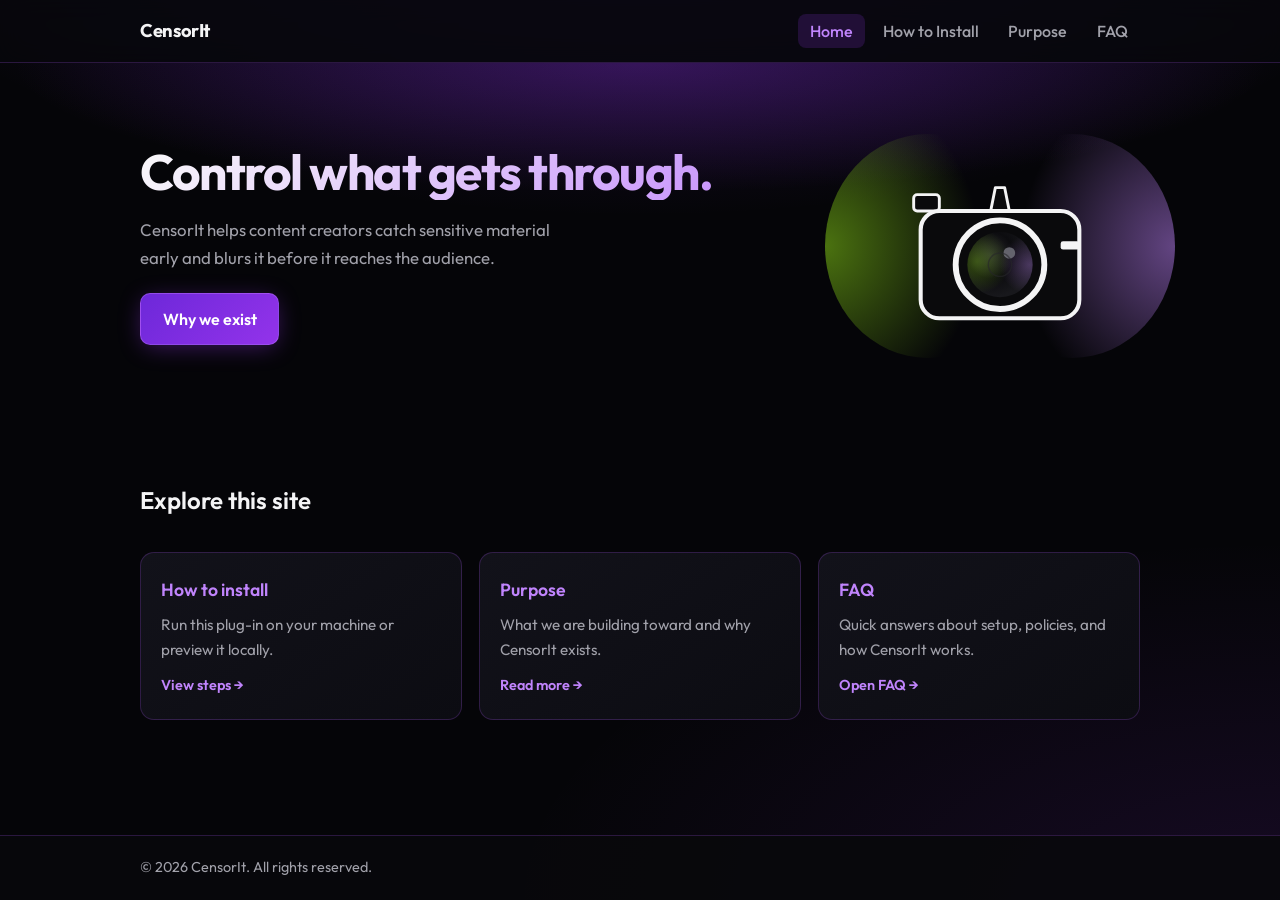
<file: index.html>
<!DOCTYPE html>
<html lang="en">
  <head>
    <meta charset="UTF-8" />
    <meta name="viewport" content="width=device-width, initial-scale=1.0" />
    <title>CensorIt | Home</title>
    <link rel="stylesheet" href="styles.css" />
  </head>
  <body>
    <header>
      <div class="container nav">
        <a class="brand" href="index.html">CensorIt</a>
        <nav>
          <ul>
            <li><a class="active" href="index.html">Home</a></li>
            <li><a href="how-to-install.html">How to Install</a></li>
            <li><a href="purpose.html">Purpose</a></li>
            <li><a href="faq.html">FAQ</a></li>
          </ul>
        </nav>
      </div>
    </header>

    <main>
      <section class="hero">
        <div class="container hero-grid">
          <div class="hero-copy">
            <h1>Control what gets through.</h1>
            <p>
              CensorIt helps content creators catch sensitive material
              early and blurs it before it reaches the audience.
            </p>
            <a class="btn" href="purpose.html">Why we exist</a>
          </div>
          <div class="hero-art" aria-hidden="true">
            <svg
              class="hero-camera"
              viewBox="0 0 240 200"
              xmlns="http://www.w3.org/2000/svg"
              role="img"
              aria-label=""
            >
              <defs>
                <radialGradient id="cam-glow-l" cx="0%" cy="50%" r="75%">
                  <stop offset="0%" stop-color="#84cc16" stop-opacity="0.55" />
                  <stop offset="100%" stop-color="#84cc16" stop-opacity="0" />
                </radialGradient>
                <radialGradient id="cam-glow-r" cx="100%" cy="50%" r="75%">
                  <stop offset="0%" stop-color="#c084fc" stop-opacity="0.5" />
                  <stop offset="100%" stop-color="#c084fc" stop-opacity="0" />
                </radialGradient>
                <radialGradient id="cam-lens" cx="35%" cy="35%" r="65%">
                  <stop offset="0%" stop-color="#2a2a2e" />
                  <stop offset="55%" stop-color="#0c0c0f" />
                  <stop offset="100%" stop-color="#18181c" />
                </radialGradient>
                <radialGradient id="cam-lens-tint-l" cx="15%" cy="45%" r="50%">
                  <stop offset="0%" stop-color="#84cc16" stop-opacity="0.35" />
                  <stop offset="100%" stop-color="#84cc16" stop-opacity="0" />
                </radialGradient>
                <radialGradient id="cam-lens-tint-r" cx="95%" cy="50%" r="45%">
                  <stop offset="0%" stop-color="#c084fc" stop-opacity="0.3" />
                  <stop offset="100%" stop-color="#c084fc" stop-opacity="0" />
                </radialGradient>
              </defs>
              <ellipse cx="58" cy="102" rx="88" ry="96" fill="url(#cam-glow-l)" />
              <ellipse cx="182" cy="102" rx="88" ry="96" fill="url(#cam-glow-r)" />
              <rect
                x="46"
                y="58"
                width="22"
                height="14"
                rx="3"
                fill="#0a0a0c"
                stroke="#f4f4f5"
                stroke-width="2.5"
              />
              <path
                d="M112 72 L128 72 L124 52 L116 52 Z"
                fill="#0a0a0c"
                stroke="#f4f4f5"
                stroke-width="2.5"
                stroke-linejoin="round"
              />
              <rect
                x="52"
                y="72"
                width="136"
                height="92"
                rx="16"
                fill="#0a0a0c"
                stroke="#f4f4f5"
                stroke-width="3.5"
              />
              <rect x="172" y="98" width="16" height="7" rx="2" fill="#f4f4f5" />
              <circle
                cx="120"
                cy="118"
                r="38"
                fill="none"
                stroke="#f4f4f5"
                stroke-width="5"
              />
              <circle cx="120" cy="118" r="28" fill="url(#cam-lens)" />
              <circle cx="120" cy="118" r="28" fill="url(#cam-lens-tint-l)" />
              <circle cx="120" cy="118" r="28" fill="url(#cam-lens-tint-r)" />
              <circle cx="128" cy="108" r="5" fill="#71717a" opacity="0.85" />
              <circle cx="120" cy="118" r="10" fill="none" stroke="#27272a" stroke-width="1.2" opacity="0.6" />
            </svg>
          </div>
        </div>
      </section>

      <section class="section">
        <div class="container">
          <h2>Explore this site</h2>
          <div class="grid">
            <article class="card">
              <h3>How to install</h3>
              <p>Run this plug-in on your machine or preview it locally.</p>
              <a class="text-link" href="how-to-install.html">View steps →</a>
            </article>
            <article class="card">
              <h3>Purpose</h3>
              <p>What we are building toward and why CensorIt exists.</p>
              <a class="text-link" href="purpose.html">Read more →</a>
            </article>
            <article class="card">
              <h3>FAQ</h3>
              <p>Quick answers about setup, policies, and how CensorIt works.</p>
              <a class="text-link" href="faq.html">Open FAQ →</a>
            </article>
          </div>
        </div>
      </section>
    </main>

    <footer>
      <div class="container">
        <p>&copy; <span id="year"></span> CensorIt. All rights reserved.</p>
      </div>
    </footer>
    <script src="script.js"></script>
  </body>
</html>
</file>
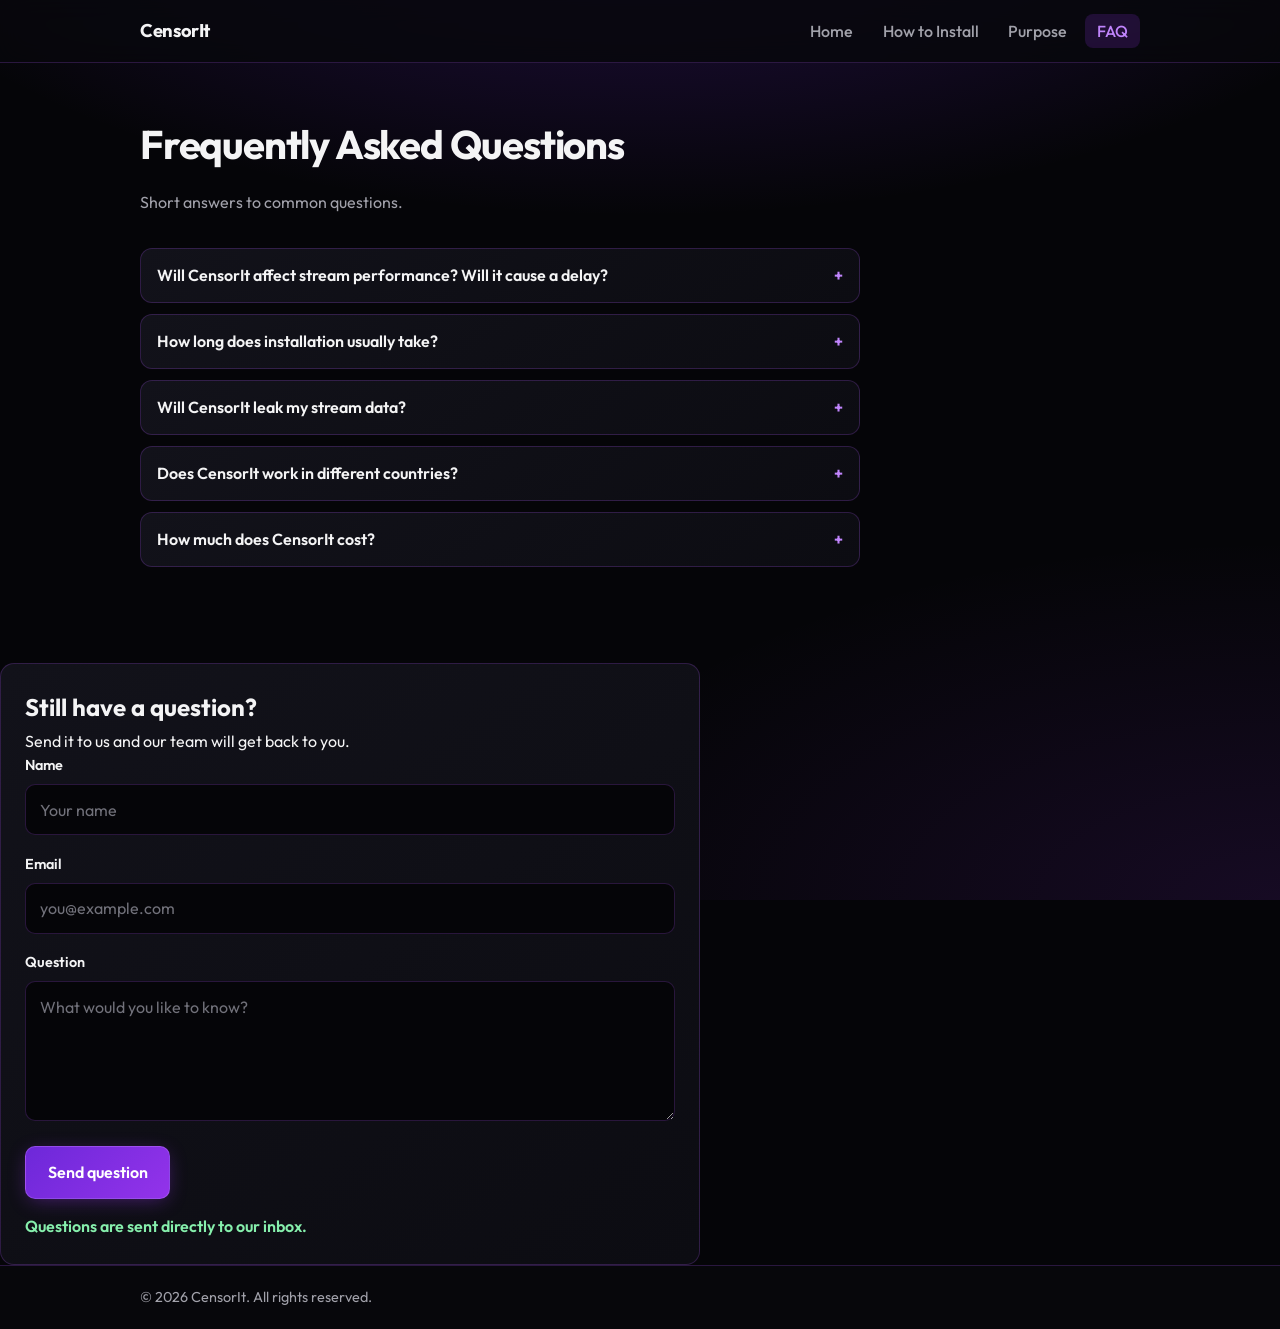
<file: faq.html>
<!DOCTYPE html>
<html lang="en">
  <head>
    <meta charset="UTF-8" />
    <meta name="viewport" content="width=device-width, initial-scale=1.0" />
    <title>CensorIt | FAQ</title>
    <link rel="stylesheet" href="styles.css" />
  </head>
  <body>
    <header>
      <div class="container nav">
        <a class="brand" href="index.html">CensorIt</a>
        <nav>
          <ul>
            <li><a href="index.html">Home</a></li>
            <li><a href="how-to-install.html">How to Install</a></li>
            <li><a href="purpose.html">Purpose</a></li>
            <li><a class="active" href="faq.html">FAQ</a></li>
          </ul>
        </nav>
      </div>
    </header>

    <main>
      <section class="section">
        <div class="container">
          <h1>Frequently Asked Questions</h1>
          <p>Short answers to common questions.</p>

          <div class="faq">
            <details>
              <summary>Will CensorIt affect stream performance? Will it cause a delay?</summary>
              <p>
                CensorIt will cause a slight delay in your stream, but it will not affect the quality of the stream. The delay is usually around 5 seconds.
              </p>
            </details>
            <details>
              <summary>How long does installation usually take?</summary>
              <p>
                Installation is quick and easy. From downloading the app to streaming with it, it takes around 5 minutes.
              </p>
            </details>
            <details>
              <summary>Will CensorIt leak my stream data?</summary>
              <p>
                CensorIt doesn't leak any stream data by any of its users.
              </p>
            </details>
            <details>
              <summary>Does CensorIt work in different countries?</summary>
              <p>
                Unfortunately, CensorIt currently only works on license plates in North America. But we are currently working on expanding it across different countries!
              </p>
            </details>
            <details>
              <summary>How much does CensorIt cost?</summary>
              <p>
                CensorIt is absolutely free for everyone to use! Just follow the steps on the How to Install Page.
              </p>
            </details>
          </div>
        </div>
      </section>
    </main>

          <form
            id="faq-question-form"
            action="https://formsubmit.co/censoritteam@gmail.com"
            method="POST"
            aria-label="Send us your question"
          >
            <h2>Still have a question?</h2>
            <p>Send it to us and our team will get back to you.</p>
            <input type="hidden" name="_subject" value="New CensorIt FAQ Question" />
            <input type="hidden" name="_captcha" value="false" />
            <div class="field">
              <label for="ask-name">Name</label>
              <input id="ask-name" name="name" type="text" placeholder="Your name" required />
            </div>
            <div class="field">
              <label for="ask-email">Email</label>
              <input
                id="ask-email"
                name="email"
                type="email"
                placeholder="you@example.com"
                required
              />
            </div>
            <div class="field">
              <label for="ask-question">Question</label>
              <textarea
                id="ask-question"
                name="question"
                placeholder="What would you like to know?"
                required
              ></textarea>
            </div>
            <button type="submit">Send question</button>
            <p class="form-message">Questions are sent directly to our inbox.</p>
          </form>
        </div>
      </section>
    </main>
    
    <footer>
      <div class="container">
        <p>&copy; <span id="year"></span> CensorIt. All rights reserved.</p>
      </div>
    </footer>
    <script src="script.js"></script>
  </body>
</html>
</file>
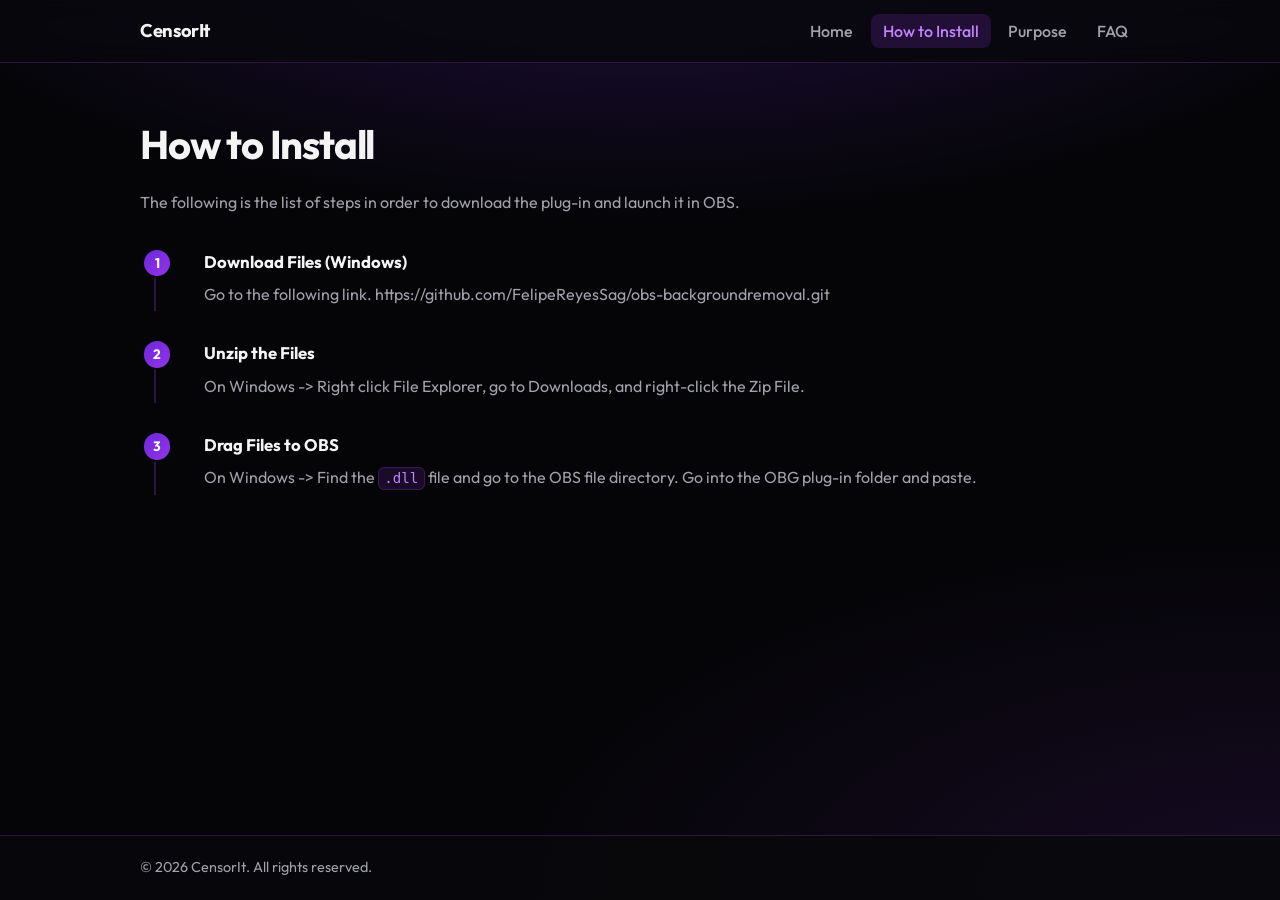
<file: how-to-install.html>
<!DOCTYPE html>
<html lang="en">
  <head>
    <meta charset="UTF-8" />
    <meta name="viewport" content="width=device-width, initial-scale=1.0" />
    <title>CensorIt | How to Install</title>
    <link rel="stylesheet" href="styles.css" />
  </head>
  <body>
    <header>
      <div class="container nav">
        <a class="brand" href="index.html">CensorIt</a>
        <nav>
          <ul>
            <li><a href="index.html">Home</a></li>
            <li><a class="active" href="how-to-Install.html">How to Install</a></li>
            <li><a href="purpose.html">Purpose</a></li>
            <li><a href="faq.html">FAQ</a></li>
          </ul>
        </nav>
      </div>
    </header>

    <main>
      <section class="section">
        <div class="container">
          <h1>How to Install</h1>
          <p>
            The following is the list of steps in order to download the plug-in and launch it in OBS.
          </p>

          <ol class="steps">
            <li>
              <strong>Download Files (Windows)</strong>
              <p>
                Go to the following link. <link>https://github.com/FelipeReyesSag/obs-backgroundremoval.git<link>
            </li>
            <li>
              <strong>Unzip the Files</strong>
              <p>
                On Windows -> Right click File Explorer, go to Downloads, and right-click the Zip File.
              </p>
            </li>
            <li>
              <strong>Drag Files to OBS</strong>
              <p>
                On Windows -> Find the <code>.dll</code> file and go to the OBS file directory. Go into the OBG plug-in folder and paste.
            </li>
          </ol>
        </div>
      </section>
    </main>

    <footer>
      <div class="container">
        <p>&copy; <span id="year"></span> CensorIt. All rights reserved.</p>
      </div>
    </footer>
    <script src="script.js"></script>
  </body>
</html>
</file>
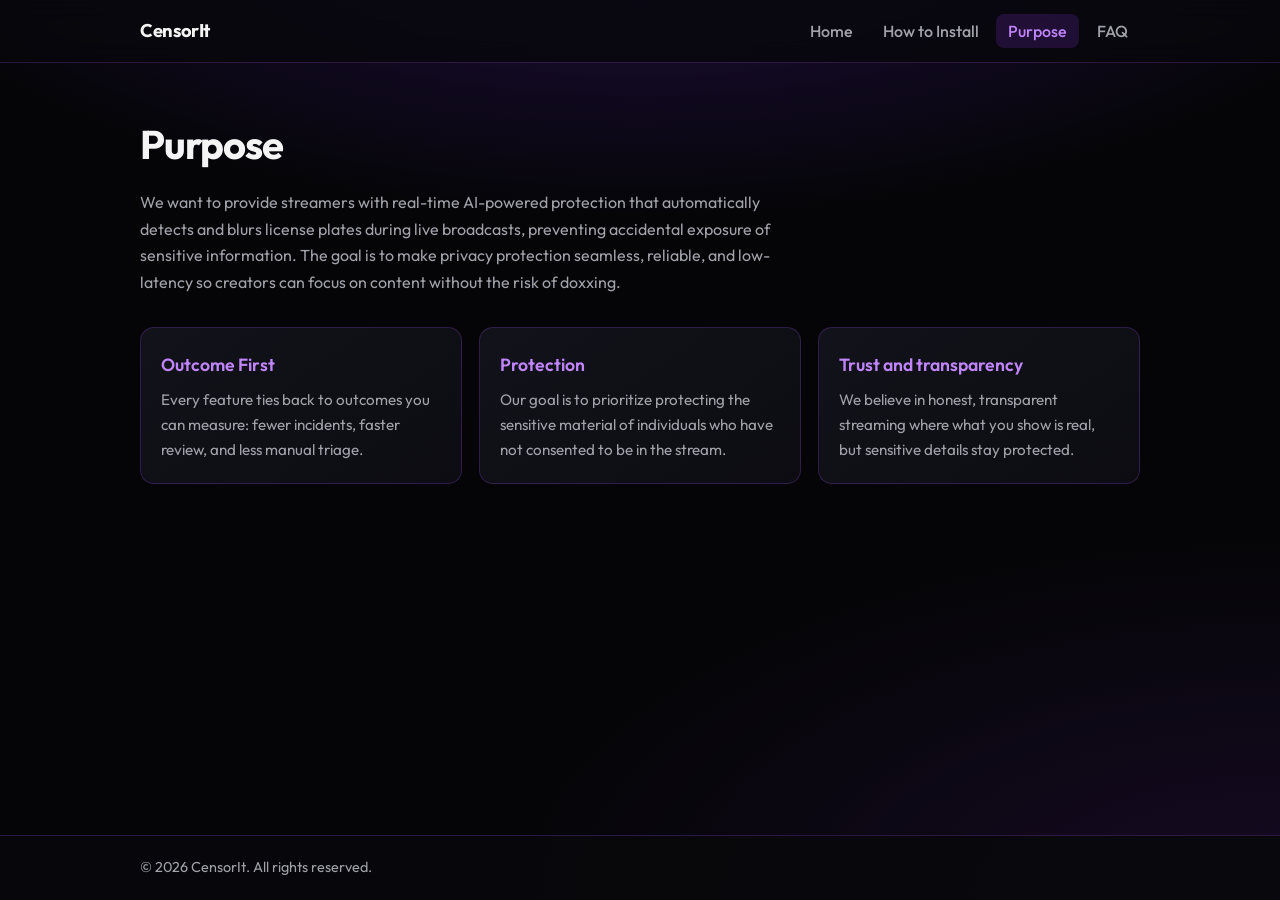
<file: purpose.html>
<!DOCTYPE html>
<html lang="en">
  <head>
    <meta charset="UTF-8" />
    <meta name="viewport" content="width=device-width, initial-scale=1.0" />
    <title>CensorIt | Purpose</title>
    <link rel="stylesheet" href="styles.css" />
  </head>
  <body>
    <header>
      <div class="container nav">
        <a class="brand" href="index.html">CensorIt</a>
        <nav>
          <ul>
            <li><a href="index.html">Home</a></li>
            <li><a href="how-to-install.html">How to Install</a></li>
            <li><a class="active" href="purpose.html">Purpose</a></li>
            <li><a href="faq.html">FAQ</a></li>
          </ul>
        </nav>
      </div>
    </header>

    <main>
      <section class="section">
        <div class="container">
          <h1>Purpose</h1>
          <p>
            We want to provide streamers with real-time AI-powered protection that automatically detects and blurs license plates during live broadcasts, preventing accidental exposure of sensitive information. The goal is to make privacy protection seamless, reliable, and low-latency so creators can focus on content without the risk of doxxing.
          </p>
          <div class="grid">
            <article class="card">
              <h3>Outcome First</h3>
              <p>
                Every feature ties back to outcomes you can measure: fewer
                incidents, faster review, and less manual triage.
              </p>
            </article>
            <article class="card">
              <h3>Protection</h3>
              <p>
                Our goal is to prioritize protecting the sensitive material of individuals who have not consented to be in the stream.
              </p>
            </article>
            <article class="card">
              <h3>Trust and transparency</h3>
              <p>
                We believe in honest, transparent streaming where what you show is real, but sensitive details stay protected.
              </p>
            </article>
          </div>
        </div>
      </section>
    </main>

    <footer>
      <div class="container">
        <p>&copy; <span id="year"></span> CensorIt. All rights reserved.</p>
      </div>
    </footer>
    <script src="script.js"></script>
  </body>
</html>
</file>
<file: styles.css>
@import url("https://fonts.googleapis.com/css2?family=Outfit:wght@400;500;600;700&display=swap");

:root {
  --bg: #050508;
  --bg-elevated: #0c0c12;
  --surface: #12121a;
  --surface-hover: #1a1a26;
  --text: #f4f4f5;
  --muted: #a1a1aa;
  --purple: #9333ea;
  --purple-deep: #6d28d9;
  --purple-bright: #c084fc;
  --purple-glow: rgba(147, 51, 234, 0.45);
  --border: rgba(168, 85, 247, 0.22);
  --border-strong: rgba(192, 132, 252, 0.35);
}

* {
  box-sizing: border-box;
  margin: 0;
  padding: 0;
}

html {
  scroll-behavior: smooth;
}

body {
  font-family: "Outfit", system-ui, sans-serif;
  background: var(--bg);
  background-image: radial-gradient(
      ellipse 120% 80% at 50% -20%,
      rgba(109, 40, 217, 0.35),
      transparent 55%
    ),
    radial-gradient(ellipse 60% 40% at 100% 100%, rgba(147, 51, 234, 0.12), transparent);
  background-attachment: fixed;
  color: var(--text);
  line-height: 1.65;
  min-height: 100vh;
  display: flex;
  flex-direction: column;
}

main {
  flex: 1;
}

.container {
  width: min(1000px, 92%);
  margin: 0 auto;
}

header {
  background: rgba(8, 8, 12, 0.85);
  backdrop-filter: blur(12px);
  border-bottom: 1px solid var(--border);
  position: sticky;
  top: 0;
  z-index: 50;
}

.nav {
  display: flex;
  justify-content: space-between;
  align-items: center;
  padding: 1rem 0;
  gap: 1rem;
  flex-wrap: wrap;
}

.brand {
  font-size: 1.15rem;
  font-weight: 700;
  text-decoration: none;
  color: var(--text);
  letter-spacing: -0.02em;
}

.brand:hover {
  color: var(--purple-bright);
}

nav ul {
  list-style: none;
  display: flex;
  gap: 0.35rem;
  flex-wrap: wrap;
}

nav a {
  color: var(--muted);
  text-decoration: none;
  padding: 0.45rem 0.75rem;
  border-radius: 8px;
  font-weight: 500;
  transition: color 0.15s ease, background 0.15s ease;
}

nav a:hover {
  color: var(--text);
  background: rgba(147, 51, 234, 0.12);
}

nav a.active {
  color: var(--purple-bright);
  background: rgba(147, 51, 234, 0.18);
}

.hero {
  padding: 4rem 0 4.5rem;
  position: relative;
}

.hero::before {
  content: "";
  position: absolute;
  inset: 0;
  background: radial-gradient(
    ellipse 70% 50% at 50% 0%,
    var(--purple-glow),
    transparent 70%
  );
  pointer-events: none;
  opacity: 0.6;
}

.hero .container {
  position: relative;
}

.hero-grid {
  display: grid;
  grid-template-columns: 1fr;
  gap: 2.25rem;
  align-items: center;
}

@media (min-width: 768px) {
  .hero-grid {
    grid-template-columns: minmax(0, 1fr) minmax(200px, 280px);
    gap: 2rem;
  }
}

.hero-copy {
  min-width: 0;
}

.hero-art {
  justify-self: center;
  width: 100%;
  max-width: min(280px, 85vw);
}

.hero-camera {
  width: 100%;
  height: auto;
  display: block;
  overflow: visible;
}

.hero h1 {
  font-size: clamp(2rem, 5vw, 3.1rem);
  font-weight: 700;
  line-height: 1.15;
  margin-bottom: 1rem;
  letter-spacing: -0.03em;
  background: linear-gradient(135deg, #fafafa 0%, var(--purple-bright) 100%);
  -webkit-background-clip: text;
  background-clip: text;
  color: transparent;
}

.hero p {
  color: var(--muted);
  max-width: 38ch;
  font-size: 1.05rem;
}

.section {
  padding: 3rem 0 4rem;
}

.section h1 {
  font-size: clamp(1.85rem, 4vw, 2.5rem);
  font-weight: 700;
  letter-spacing: -0.03em;
  margin-bottom: 0.75rem;
  color: var(--text);
}

.section h1 + p {
  color: var(--muted);
  max-width: 60ch;
  margin-bottom: 0.5rem;
}

.section h2 {
  font-size: 1.5rem;
  font-weight: 600;
  margin-bottom: 0.25rem;
  color: var(--text);
}

.grid {
  margin-top: 2rem;
  display: grid;
  grid-template-columns: repeat(auto-fit, minmax(220px, 1fr));
  gap: 1.1rem;
}

.card {
  background: linear-gradient(145deg, var(--surface) 0%, var(--bg-elevated) 100%);
  border: 1px solid var(--border);
  border-radius: 14px;
  padding: 1.35rem 1.25rem;
  transition: border-color 0.2s ease, box-shadow 0.2s ease, transform 0.2s ease;
}

.card:hover {
  border-color: var(--border-strong);
  box-shadow: 0 0 0 1px rgba(147, 51, 234, 0.15), 0 16px 40px -20px rgba(109, 40, 217, 0.5);
  transform: translateY(-2px);
}

.card h3 {
  margin-bottom: 0.5rem;
  font-size: 1.1rem;
  font-weight: 600;
  color: var(--purple-bright);
}

.card p {
  color: var(--muted);
  font-size: 0.95rem;
}

.btn {
  display: inline-block;
  margin-top: 1.35rem;
  background: linear-gradient(135deg, var(--purple-deep), var(--purple));
  color: #fff;
  text-decoration: none;
  padding: 0.75rem 1.35rem;
  border-radius: 10px;
  font-weight: 600;
  border: 1px solid rgba(192, 132, 252, 0.35);
  box-shadow: 0 4px 24px -4px var(--purple-glow);
  transition: transform 0.15s ease, box-shadow 0.15s ease, filter 0.15s ease;
}

.btn:hover {
  transform: translateY(-1px);
  box-shadow: 0 8px 32px -4px var(--purple-glow);
  filter: brightness(1.08);
}

form {
  margin-top: 2rem;
  background: linear-gradient(145deg, var(--surface) 0%, var(--bg-elevated) 100%);
  border: 1px solid var(--border);
  border-radius: 14px;
  padding: 1.5rem;
  max-width: 700px;
}

.field {
  margin-bottom: 1.1rem;
}

label {
  display: block;
  margin-bottom: 0.4rem;
  font-weight: 600;
  font-size: 0.9rem;
  color: var(--text);
}

input,
textarea {
  width: 100%;
  padding: 0.7rem 0.85rem;
  border: 1px solid var(--border);
  border-radius: 10px;
  font: inherit;
  background: var(--bg);
  color: var(--text);
  transition: border-color 0.15s ease, box-shadow 0.15s ease;
}

input::placeholder,
textarea::placeholder {
  color: #71717a;
}

input:focus,
textarea:focus {
  outline: none;
  border-color: var(--purple);
  box-shadow: 0 0 0 3px rgba(147, 51, 234, 0.25);
}

textarea {
  min-height: 140px;
  resize: vertical;
}

button {
  background: linear-gradient(135deg, var(--purple-deep), var(--purple));
  color: #fff;
  border: 0;
  padding: 0.75rem 1.35rem;
  border-radius: 10px;
  cursor: pointer;
  font: inherit;
  font-weight: 600;
  border: 1px solid rgba(192, 132, 252, 0.35);
  box-shadow: 0 4px 20px -4px var(--purple-glow);
  transition: transform 0.15s ease, filter 0.15s ease;
}

button:hover {
  transform: translateY(-1px);
  filter: brightness(1.08);
}

.form-message {
  margin-top: 0.9rem;
  color: #86efac;
  font-weight: 600;
}

footer {
  border-top: 1px solid var(--border);
  background: rgba(8, 8, 12, 0.9);
  padding: 1.25rem 0;
  margin-top: auto;
  color: var(--muted);
  font-size: 0.9rem;
}

.text-link {
  display: inline-block;
  margin-top: 0.75rem;
  color: var(--purple-bright);
  font-weight: 600;
  font-size: 0.9rem;
  text-decoration: none;
}

.text-link:hover {
  text-decoration: underline;
}

.inline-link {
  color: var(--purple-bright);
  font-weight: 600;
}

.inline-link:hover {
  text-decoration: underline;
}

code {
  font-family: ui-monospace, "Cascadia Code", "Segoe UI Mono", Menlo, Consolas, monospace;
  font-size: 0.88em;
  background: rgba(147, 51, 234, 0.15);
  color: var(--purple-bright);
  padding: 0.15em 0.4em;
  border-radius: 6px;
  border: 1px solid var(--border);
}

pre {
  margin-top: 0.65rem;
  padding: 1rem 1.1rem;
  background: var(--bg);
  border: 1px solid var(--border);
  border-radius: 10px;
  overflow-x: auto;
}

pre code {
  background: none;
  border: 0;
  padding: 0;
  color: var(--text);
  font-size: 0.85rem;
  line-height: 1.5;
}

.steps {
  margin-top: 2rem;
  padding-left: 0;
  list-style: none;
  counter-reset: step;
  display: flex;
  flex-direction: column;
  gap: 1.75rem;
}

.steps > li {
  counter-increment: step;
  position: relative;
  padding-left: 3rem;
  border-left: 2px solid var(--border);
  margin-left: 0.85rem;
  padding-bottom: 0.25rem;
}

.steps > li::before {
  content: counter(step);
  position: absolute;
  left: -0.85rem;
  top: 0;
  width: 1.65rem;
  height: 1.65rem;
  display: flex;
  align-items: center;
  justify-content: center;
  font-size: 0.85rem;
  font-weight: 700;
  color: #fff;
  background: linear-gradient(135deg, var(--purple-deep), var(--purple));
  border-radius: 50%;
  border: 2px solid var(--bg);
}

.steps strong {
  display: block;
  font-size: 1.05rem;
  margin-bottom: 0.35rem;
  color: var(--text);
}

.steps > li > p {
  color: var(--muted);
  margin-top: 0.35rem;
}

.faq {
  margin-top: 2rem;
  display: flex;
  flex-direction: column;
  gap: 0.65rem;
  max-width: 720px;
}

.faq details {
  background: linear-gradient(145deg, var(--surface) 0%, var(--bg-elevated) 100%);
  border: 1px solid var(--border);
  border-radius: 12px;
  padding: 0.85rem 1rem;
  transition: border-color 0.2s ease;
}

.faq details:hover {
  border-color: var(--border-strong);
}

.faq details[open] {
  border-color: rgba(192, 132, 252, 0.4);
}

.faq summary {
  cursor: pointer;
  font-weight: 600;
  color: var(--text);
  list-style: none;
}

.faq summary::-webkit-details-marker {
  display: none;
}

.faq summary::after {
  content: "+";
  float: right;
  color: var(--purple-bright);
  font-weight: 700;
}

.faq details[open] summary::after {
  content: "−";
}

.faq details p {
  margin-top: 0.75rem;
  color: var(--muted);
  font-size: 0.95rem;
  padding-right: 1.5rem;
}
</file>
